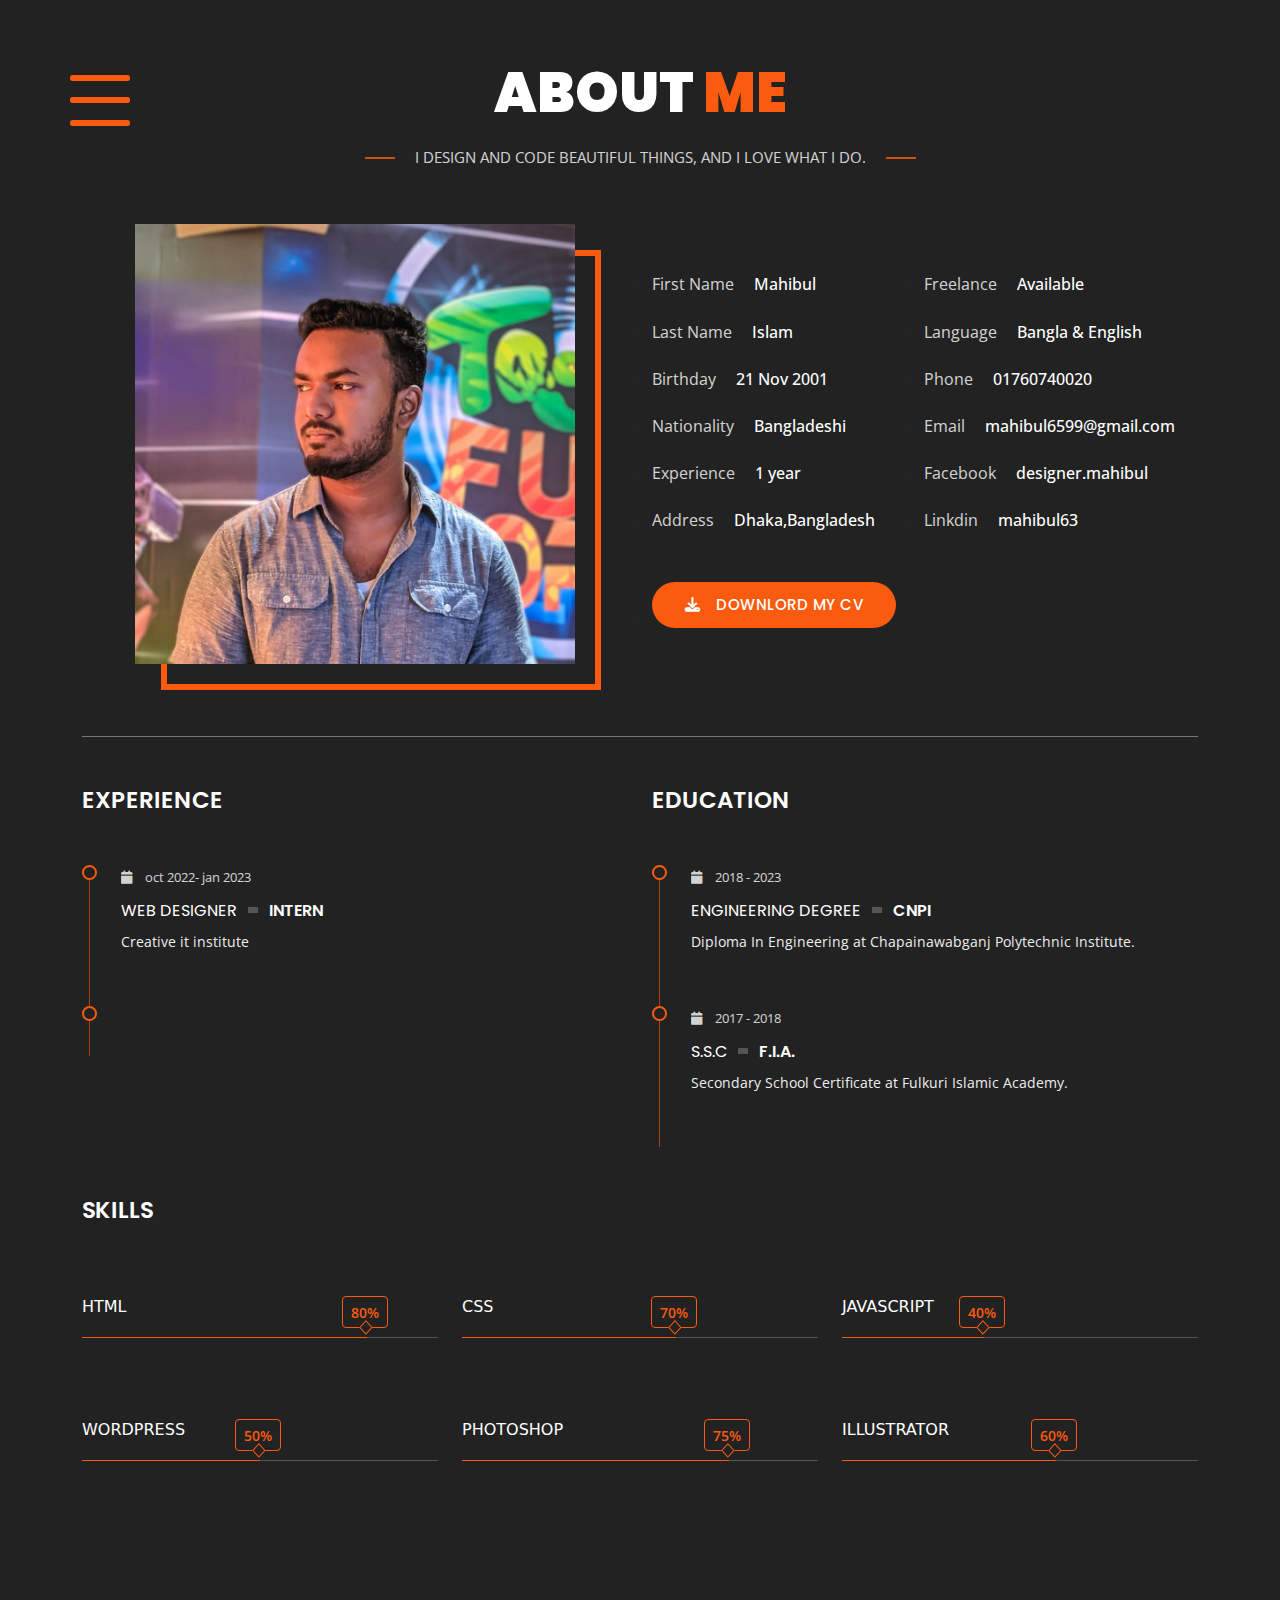
<file: ABOUT/index.html>
<!DOCTYPE html>
<html lang="en">
  <head>
    <meta charset="UTF-8" />
    <meta http-equiv="X-UA-Compatible" content="IE=edge" />
    <meta name="viewport" content="width=device-width, initial-scale=1.0" />
    <title>Mahibul Islam - ABOUT</title>
    <!-- fonts -->
    <link rel="preconnect" href="https://fonts.googleapis.com" />
    <link rel="preconnect" href="https://fonts.gstatic.com" crossorigin />
    <link
      href="https://fonts.googleapis.com/css2?family=Open+Sans:wght@300;400;500;600;700;800&display=swap"
      rel="stylesheet"
    />
    <!-- 2nd fonts -->
    <link rel="preconnect" href="https://fonts.googleapis.com" />
    <link rel="preconnect" href="https://fonts.gstatic.com" crossorigin />
    <link
      href="https://fonts.googleapis.com/css2?family=Poppins:wght@300;400;500;600;700;800&display=swap"
      rel="stylesheet"
    />
    <!-- fonts -->
    <link rel="stylesheet" href="css/all.min.css" />
    <link rel="stylesheet" href="css/style.css" />
    <link rel="stylesheet" href="css/bootstrap.min.css" />
  </head>
  <body>
    <div class="main">
      <!-- navbar -->
      <div class="nav-icon">
        <div class="menu" id="menu">
          <div>
            <span class="line-1"></span>
            <span class="line-2"></span>
            <span class="line-3"></span>
          </div>
        </div>
      </div>
      <!-- nav end -->
      <!--***************     nav bar**************  -->
      <section id="nav-bar">
        <div class="navigation" id="navigation">
          <ul id="menu2" class="menu2">
            <li class="list active">
              <a id="rr" href="../HOME/index.html">
                <span class="icon"><i class="fa-solid fa-house"></i></span>
                <span class="title">Home</span>
              </a>
            </li>
            <li>
              <a id="dd" href="../ABOUT/index.html">
                <span class="icon"><i class="fa-solid fa-user"></i></span>
                <span class="title">About</span>
              </a>
            </li>
            <li>
              <a id="pp" href="../PORTFOLIO/index.html">
                <span class="icon"><i class="fa-solid fa-briefcase"></i></span>
                <span class="title">Portfolio</span>
              </a>
            </li>
            <li>
              <a id="tt" href="../CONTACT/index.html">
                <span class="icon"><i class="fa-solid fa-message"></i></span>
                <span class="title">Contact</span>
              </a>
            </li>
            <li>
              <a id="oo" href="../BLOG/index.html">
                <span class="icon"><i class="fa-solid fa-envelope"></i></span>
                <span class="title">Blog</span>
              </a>
            </li>
          </ul>
        </div>
      </section>

      <!-- navbar -->
      <div class="title">
        <h2>about <span>me</span></h2>
        <p>I design and code beautiful things, and I love what I do.</p>
      </div>

      <div class="container">
        <div class="cv-sec">
          <div class="row">
            <div class="col-lg-6">
              <div class="left">
                <div class="img-container">
                  <img src="img/mahibul.jpeg" alt="mahibul" />
                </div>
              </div>
            </div>
            <div class="col-lg-6">
              <div class="right">
                <div class="row">
                  <div class="col-lg-6">
                    <div class="info">
                      <ul>
                        <li>
                          <h5><span>First Name</span>Mahibul</h5>
                        </li>
                        <li>
                          <h5><span>Last Name</span>Islam</h5>
                        </li>
                        <li>
                          <h5><span>Birthday</span>21 Nov 2001</h5>
                        </li>
                        <li>
                          <h5><span>Nationality</span>Bangladeshi</h5>
                        </li>
                        <li>
                          <h5><span>Experience</span>1 year</h5>
                        </li>
                        <li>
                          <h5><span>Address</span>Dhaka,Bangladesh</h5>
                        </li>
                        <li>
                          <a href="../Mahebull Islam.pdf"
                            ><span>
                              <i class="fa-solid fa-download"></i> DOWNLORD MY
                              CV
                            </span></a
                          >
                        </li>
                      </ul>
                    </div>
                  </div>
                  <div class="col-lg-6">
                    <div class="info">
                      <ul>
                        <li>
                          <h5><span>Freelance</span>Available</h5>
                        </li>
                        <li>
                          <h5><span>language</span>Bangla & English</h5>
                        </li>
                        <li>
                          <h5><span>Phone</span>01760740020</h5>
                        </li>
                        <li>
                          <h5><span>Email</span>mahibul6599@gmail.com</h5>
                        </li>
                        <li>
                          <h5><span>Facebook</span>designer.mahibul</h5>
                        </li>
                        <li>
                          <h5><span>Linkdin</span>mahibul63</h5>
                        </li>
                      </ul>
                    </div>
                  </div>
                </div>
              </div>
            </div>
          </div>
        </div>
        <div class="under-line"></div>
      </div>
      <!--************ exprince & education sec start  -->
      <div class="my-info">
        <div class="container">
          <div class="row">
            <div class="col-lg-6">
              <h2>experience</h2>
              <div class="items">
                <span class="bullet"></span>
                <div class="cards">
                  <div class="c-head">
                    <span class="date"
                      ><i class="fa fa-calendar"></i>
                      oct 2022- jan 2023
                    </span>
                  </div>
                  <h4 class="work">
                    web designer
                    <span class="mark"></span>
                    <span>Intern</span>
                  </h4>

                  <p>Creative it institute</p>
                </div>
              </div>
              <!-- item end  -->
              <div class="items">
                <span class="bullet"></span>
                <div class="cards">
                  <div class="c-head">
                    <!-- <span class="date"
                      ><i class="fa fa-calendar"></i>
                      2017 - 2019
                    </span> -->
                  </div>
                  <!-- <h4 class="work">
                    web designer
                    <span class="mark"></span>
                    <span>Envato</span>
                  </h4> -->

                  <!-- <p>
                    Lorem ipsum dolor sit amet, consectetur adipisicing elit.
                    Repellendus voluptatem odit cum.
                  </p> -->
                </div>
              </div>
              <!-- item end  -->
            </div>
            <div class="col-lg-6">
              <h2>Education</h2>
              <div class="items">
                <span class="bullet"></span>
                <div class="cards">
                  <div class="c-head">
                    <span class="date"
                      ><i class="fa fa-calendar"></i>
                      2018 - 2023
                    </span>
                  </div>
                  <h4 class="work">
                    Engineering Degree
                    <span class="mark"></span>
                    <span>CNPI</span>
                  </h4>

                  <p>
                    Diploma In Engineering at Chapainawabganj Polytechnic
                    Institute.
                  </p>
                </div>
              </div>
              <!-- item end  -->
              <div class="items">
                <span class="bullet"></span>
                <div class="cards">
                  <div class="c-head">
                    <span class="date"
                      ><i class="fa fa-calendar"></i>
                      2017 - 2018
                    </span>
                  </div>
                  <h4 class="work">
                    S.S.C
                    <span class="mark"></span>
                    <span>F.I.A.</span>
                  </h4>

                  <p>
                    Secondary School Certificate at Fulkuri Islamic Academy.
                  </p>
                </div>
              </div>
              <!-- item end  -->
            </div>
          </div>
        </div>
      </div>
      <!--**************    info end  -->
      <!--***************        Skills start  -->
      <div class="container">
        <div class="skill">
          <h2>skills</h2>
        </div>
        <!-- skill test -->
        <div class="skill-test">
          <div class="row space">
            <div class="col-lg-4">
              <span class="s-text">html</span>
              <div class="c-bar">
                <span class="item-progress"></span>
                <span class="percent"
                  >80%
                  <div class="arrow"></div>
                </span>
              </div>
            </div>
            <!-- end  -->
            <div class="col-lg-4">
              <span class="s-text">CSS</span>
              <div class="c-bar">
                <span
                  class="item-progress"
                  data-percent="60"
                  style="width: 60%"
                ></span>
                <span class="percent" style="right: calc(40% - 21px)"
                  >70%
                  <div class="arrow"></div>
                </span>
              </div>
            </div>
            <!-- end  -->
            <div class="col-lg-4">
              <span class="s-text">javascript</span>
              <div class="c-bar">
                <span
                  class="item-progress"
                  data-percent="40"
                  style="width: 40%"
                ></span>
                <span class="percent" style="right: calc(60% - 21px)"
                  >40%
                  <div class="arrow"></div>
                </span>
              </div>
            </div>
            <!-- end  -->
          </div>
          <div class="row">
            <div class="col-lg-4">
              <span class="s-text">wordpress</span>
              <div class="c-bar">
                <span
                  class="item-progress"
                  data-percent="50"
                  style="width: 50%"
                ></span>
                <span class="percent" style="right: calc(50% - 21px)"
                  >50%
                  <div class="arrow"></div>
                </span>
              </div>
            </div>
            <!-- end  -->
            <div class="col-lg-4">
              <span class="s-text">photoshop</span>
              <div class="c-bar">
                <span
                  class="item-progress"
                  data-percent="75"
                  style="width: 75%"
                ></span>
                <span class="percent" style="right: calc(25% - 21px)"
                  >75%
                  <div class="arrow"></div>
                </span>
              </div>
            </div>
            <!-- end  -->
            <div class="col-lg-4">
              <span class="s-text">illustrator</span>
              <div class="c-bar">
                <span
                  class="item-progress"
                  data-percent="60"
                  style="width: 60%"
                ></span>
                <span class="percent" style="right: calc(40% - 21px)"
                  >60%
                  <div class="arrow"></div>
                </span>
              </div>
            </div>
            <!-- end  -->
          </div>
        </div>
      </div>
    </div>
    <!-- js link  -->

    <script src="js/bootstrap.bundle.js"></script>
    <script src="js/scrept.js"></script>
  </body>
</html>
</file>
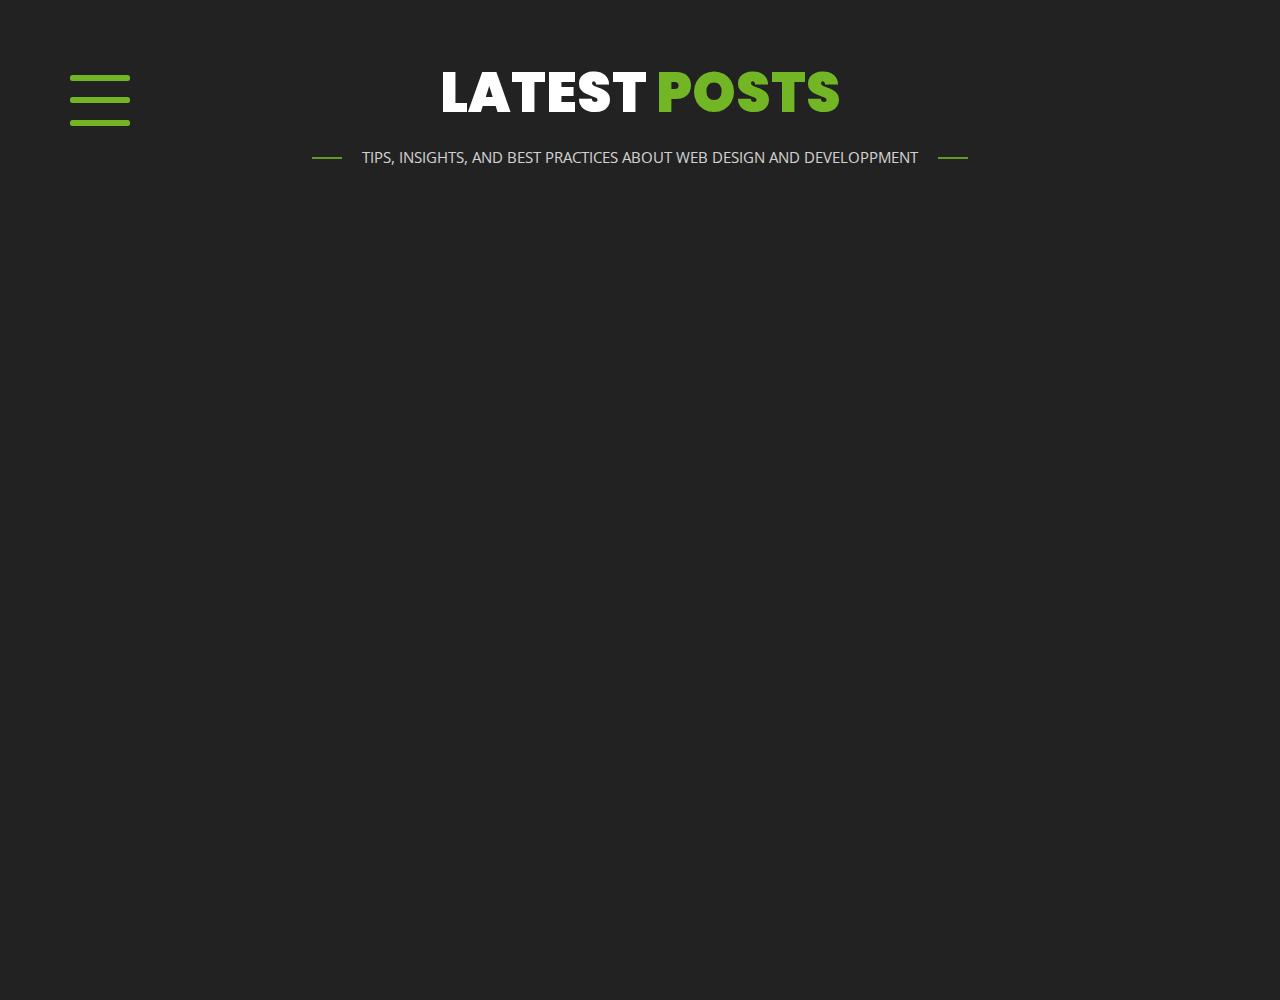
<file: BLOG/index.html>
<!DOCTYPE html>
<html lang="en">
  <head>
    <meta charset="UTF-8" />
    <meta http-equiv="X-UA-Compatible" content="IE=edge" />
    <meta name="viewport" content="width=device-width, initial-scale=1.0" />
    <title>Mahibul Islam - BLOG</title>
    <!-- fonts -->
    <link rel="preconnect" href="https://fonts.googleapis.com" />
    <link rel="preconnect" href="https://fonts.gstatic.com" crossorigin />
    <link
      href="https://fonts.googleapis.com/css2?family=Open+Sans:wght@300;400;500;600;700;800&display=swap"
      rel="stylesheet"
    />
    <!-- 2nd fonts -->
    <link rel="preconnect" href="https://fonts.googleapis.com" />
    <link rel="preconnect" href="https://fonts.gstatic.com" crossorigin />
    <link
      href="https://fonts.googleapis.com/css2?family=Poppins:wght@300;400;500;600;700;800&display=swap"
      rel="stylesheet"
    />
    <!-- fonts -->
    <link rel="stylesheet" href="css/all.min.css" />
    <link rel="stylesheet" href="css/style.css" />
    <link rel="stylesheet" href="css/bootstrap.min.css" />
  </head>
  <body>
    <div class="main">
      <!-- navbar -->
      <div class="nav-icon">
        <div class="menu" id="menu">
          <div>
            <span class="line-1"></span>
            <span class="line-2"></span>
            <span class="line-3"></span>
          </div>
        </div>
      </div>
      <!-- nav end -->
      <!--***************     nav bar**************  -->
      <section id="nav-bar">
        <div class="navigation" id="navigation">
          <ul id="menu2" class="menu2">
            <li class="list active">
              <a id="rr" href="../HOME/index.html">
                <span class="icon"><i class="fa-solid fa-house"></i></span>
                <span class="title">Home</span>
              </a>
            </li>
            <li>
              <a id="dd" href="../ABOUT/index.html">
                <span class="icon"><i class="fa-solid fa-user"></i></span>
                <span class="title">About</span>
              </a>
            </li>
            <li>
              <a id="pp" href="../PORTFOLIO/index.html">
                <span class="icon"><i class="fa-solid fa-briefcase"></i></span>
                <span class="title">Portfolio</span>
              </a>
            </li>
            <li>
              <a id="tt" href="../CONTACT/index.html">
                <span class="icon"><i class="fa-solid fa-message"></i></span>
                <span class="title">Contact</span>
              </a>
            </li>
            <li>
              <a id="oo" href="../BLOG/index.html">
                <span class="icon"><i class="fa-solid fa-envelope"></i></span>
                <span class="title">Blog</span>
              </a>
            </li>
          </ul>
        </div>
      </section>

      <!--------------------    navbar end -->
      <!--******************************   title start  -->
      <div class="title">
        <h2>latest <span>posts</span></h2>
        <p>
          tips, insights, and best practices about web design and developpment
        </p>
      </div>
      <!--***********    title end  -->
    </div>
    <!-- js link  -->

    <script src="js/bootstrap.bundle.js"></script>
    <script src="js/scrept.js"></script>
  </body>
</html>
</file>
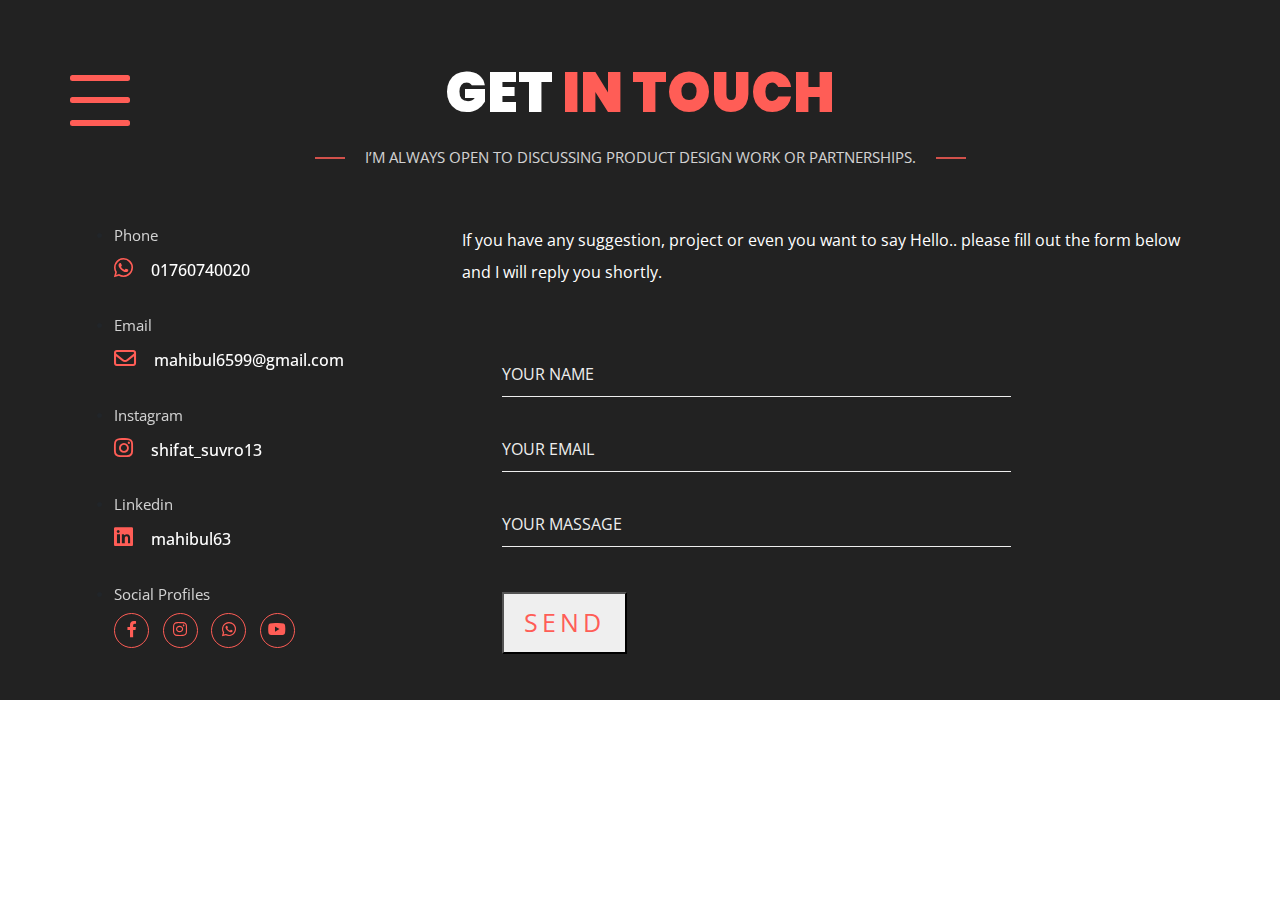
<file: CONTACT/index.html>
<!DOCTYPE html>
<html lang="en">
  <head>
    <meta charset="UTF-8" />
    <meta http-equiv="X-UA-Compatible" content="IE=edge" />
    <meta name="viewport" content="width=device-width, initial-scale=1.0" />
    <title>Mahibul Islam - CONTACT</title>
    <!-- fonts -->
    <link rel="preconnect" href="https://fonts.googleapis.com" />
    <link rel="preconnect" href="https://fonts.gstatic.com" crossorigin />
    <link
      href="https://fonts.googleapis.com/css2?family=Open+Sans:wght@300;400;500;600;700;800&display=swap"
      rel="stylesheet"
    />
    <!-- 2nd fonts -->
    <link rel="preconnect" href="https://fonts.googleapis.com" />
    <link rel="preconnect" href="https://fonts.gstatic.com" crossorigin />
    <link
      href="https://fonts.googleapis.com/css2?family=Poppins:wght@300;400;500;600;700;800&display=swap"
      rel="stylesheet"
    />
    <!-- fonts -->
    <link rel="stylesheet" href="css/all.min.css" />
    <link rel="stylesheet" href="css/style.css" />
    <link rel="stylesheet" href="css/bootstrap.min.css" />
  </head>
  <body>
    <div class="main">
      <!-- navbar -->
      <div class="nav-icon">
        <div class="menu" id="menu">
          <div>
            <span class="line-1"></span>
            <span class="line-2"></span>
            <span class="line-3"></span>
          </div>
        </div>
      </div>
      <!-- nav end -->
      <!--***************     nav bar**************  -->
      <section id="nav-bar">
        <div class="navigation" id="navigation">
          <ul id="menu2" class="menu2">
            <li class="list active">
              <a id="rr" href="../HOME/index.html">
                <span class="icon"><i class="fa-solid fa-house"></i></span>
                <span class="title">Home</span>
              </a>
            </li>
            <li>
              <a id="dd" href="../ABOUT/index.html">
                <span class="icon"><i class="fa-solid fa-user"></i></span>
                <span class="title">About</span>
              </a>
            </li>
            <li>
              <a id="pp" href="../PORTFOLIO/">
                <span class="icon"><i class="fa-solid fa-briefcase"></i></span>
                <span class="title">Portfolio</span>
              </a>
            </li>
            <li>
              <a id="tt" href="../CONTACT/">
                <span class="icon"><i class="fa-solid fa-message"></i></span>
                <span class="title">Contact</span>
              </a>
            </li>
            <li>
              <a id="oo" href="../BLOG/">
                <span class="icon"><i class="fa-solid fa-envelope"></i></span>
                <span class="title">Blog</span>
              </a>
            </li>
          </ul>
        </div>
      </section>

      <!--------------------    navbar end -->
      <!--****************************** title start  -->
      <div class="title">
        <h2>get <span>in touch</span></h2>
        <p>
          I’m always open to discussing product design work or partnerships.
        </p>
      </div>
      <!--***********    title end  -->
      <!-- contact info start  -->
      <div class="container">
        <div class="row">
          <div class="col-lg-4">
            <div class="left">
              <ul>
                <li>
                  <h4>
                    <span class="c-title">Phone</span>
                    <i class="fa-brands fa-whatsapp"></i>
                    <span class="c-contact"><a href="tel:01760740020">01760740020</a></span>
                  </h4>
                </li>
                <li>
                  <h4>
                    <span class="c-title">email</span>
                    <i class="fa-regular fa-envelope"></i>
                    <span class="c-contact"><a href="mailto: mahibul6599@gmail.com">mahibul6599@gmail.com</a> </span>
                  </h4>
                </li>

                <li>
                  <h4>
                    <span class="c-title">instagram</span>
                    <i class="fa-brands fa-instagram"></i>
                    <span class="c-contact"><a href="https://www.instagram.com/shifat_suvro13/?fbclid=IwAR3PAfqisLb0x3mLNVx0yhc5k9j6Nx3BZ0KNLurmvxOptSKLb2ztCfjngRY" target="_blank">shifat_suvro13</a></span>
                  </h4>
                </li>
                <li>
                  <h4>
                    <span class="c-title">Linkedin</span>
                    <i class="fa-brands fa-linkedin"></i>
                    <span class="c-contact"><a href="https://www.linkedin.com/in/mahibul63/?fbclid=IwAR1mzPvWJmV3nHdgqzOiyjBCliiT9t8q72ReD7KNsnrTq-IGrvaHUaqdQeo" target="_blank">mahibul63</a></span>
                  </h4>
                </li>
                <li>
                  <h4>
                    <span class="c-title">Social Profiles</span>
                    <ul class="links">
                      <li>
                        <a href="https://www.facebook.com/designer.mahibul/" target="_blank"><i class="fa-brands fa-facebook-f"></i></a>
                      </li>

                      <li>
                        <a href="https://www.instagram.com/shifat_suvro13/?fbclid=IwAR3PAfqisLb0x3mLNVx0yhc5k9j6Nx3BZ0KNLurmvxOptSKLb2ztCfjngRY" target="_blank"><i class="fa-brands fa-instagram"></i></a>
                      </li>
                      <li>
                        <a href="https://api.whatsapp.com/send?phone=01760740020&amp;text=Hi there!" target="_blank"><i class="fa-brands fa-whatsapp"></i></i></a>
                      </li>
                      <li>
                        <a href="https://www.youtube.com/TheSOCreations" target="_blank"><i class="fa-brands fa-youtube"></i></a>
                      </li>
                    </ul>
                  </h4>
                </li>
              </ul>
            </div>
          </div>
          <div class="col-lg-8">
            <div class="right">
              <p>
                If you have any suggestion, project or even you want to say Hello.. please fill out the form below and I will reply you shortly.
              </p>
            <!--***************************     from sec  -->
 
                <div class="login-box">

                  <form action="https://formspree.io/f/xoqzvygv"
                  method="POST">
                    <div class="user-box">
                      <input type="text" name="name" required="">
                      <label>YOUR NAME</label>
                    </div>
                    <div class="user-box">
                      <input type="email" name="email" required="">
                      <label>YOUR EMAIL</label>
                    </div>
                    <div class="user-box">
                      <input type="text" name="message" required="">
                      <label>YOUR MASSAGE</label>
                    </div>
                    
                   <button type="submit">
                      <span></span>
                      <span></span>
                      <span></span>
                      <span></span>
                      Send
                    </button>
                  </form>
                </div>


<!-- from end  -->
            </div>
          </div>
        </div>
      </div>
    </div>
    <!-- js link  -->

    <script src="js/bootstrap.bundle.js"></script>
    <script src="js/scrept.js"></script>
  </body>
</html>
</file>
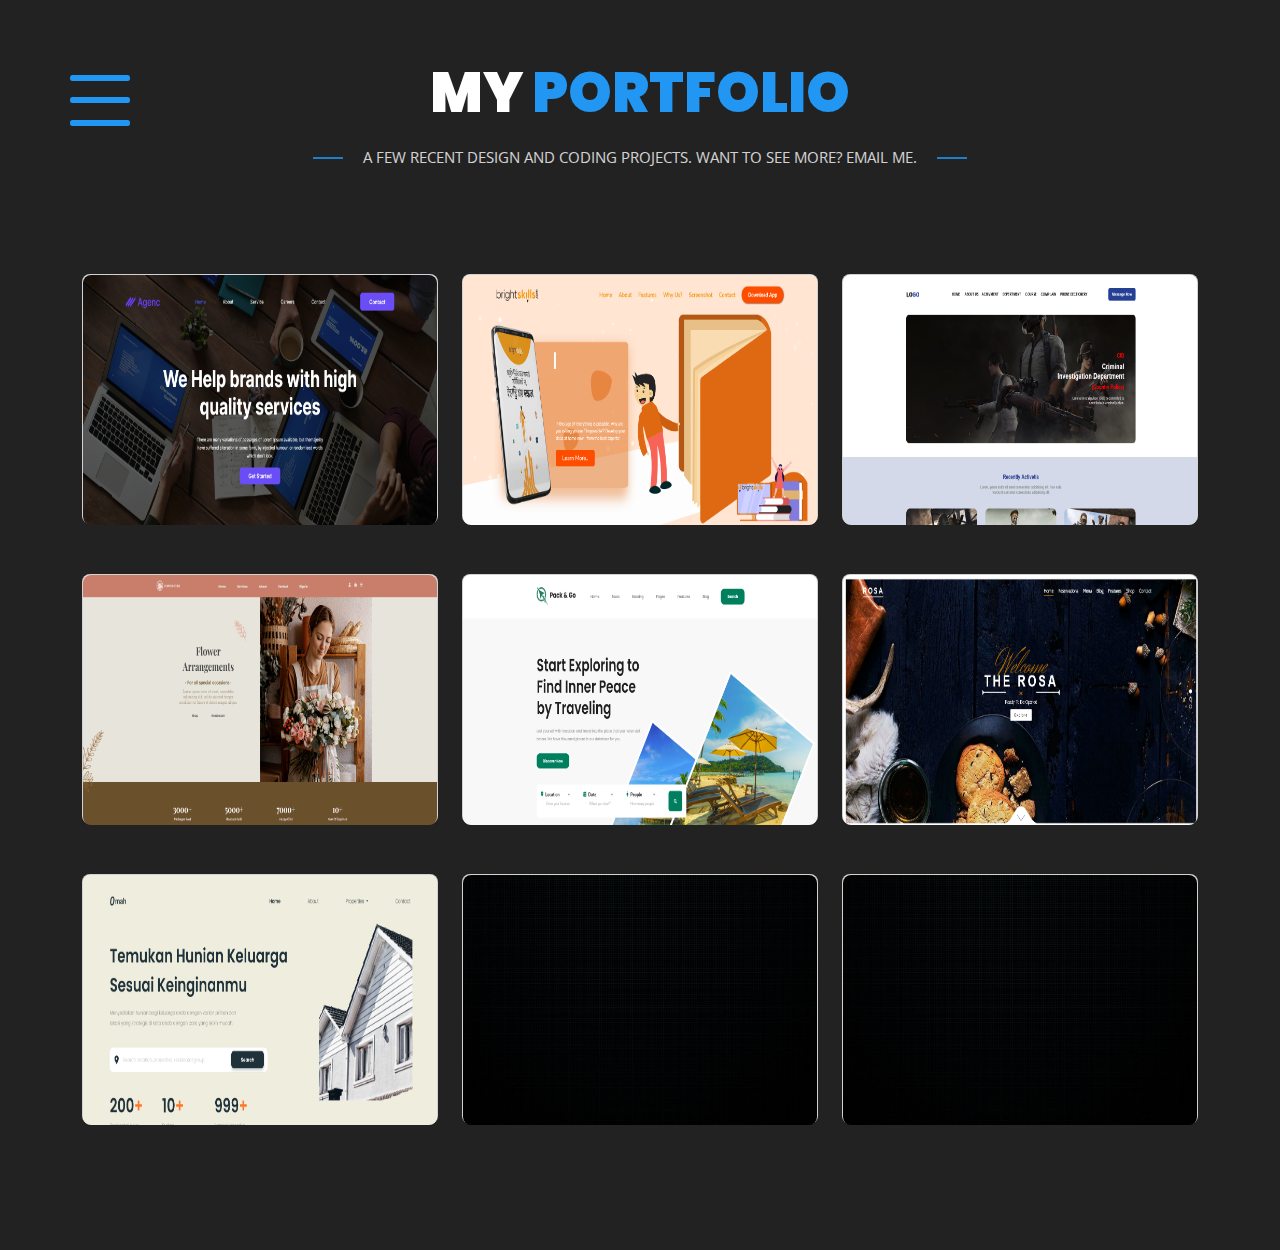
<file: PORTFOLIO/index.html>
<!DOCTYPE html>
<html lang="en">
  <head>
    <meta charset="UTF-8" />
    <meta http-equiv="X-UA-Compatible" content="IE=edge" />
    <meta name="viewport" content="width=device-width, initial-scale=1.0" />
    <title>Mahibul Islam - PORTFOLIO</title>
    <!-- fonts -->
    <link rel="preconnect" href="https://fonts.googleapis.com" />
    <link rel="preconnect" href="https://fonts.gstatic.com" crossorigin />
    <link
      href="https://fonts.googleapis.com/css2?family=Open+Sans:wght@300;400;500;600;700;800&display=swap"
      rel="stylesheet"
    />
    <!-- 2nd fonts -->
    <link rel="preconnect" href="https://fonts.googleapis.com" />
    <link rel="preconnect" href="https://fonts.gstatic.com" crossorigin />
    <link
      href="https://fonts.googleapis.com/css2?family=Poppins:wght@300;400;500;600;700;800&display=swap"
      rel="stylesheet"
    />
    <!-- fonts -->
    <link rel="stylesheet" href="css/all.min.css" />

    <link rel="stylesheet" href="css/bootstrap.min.css" />

    <link rel="stylesheet" href="css/style.css" />
  </head>
  <body>
    <div class="main">
      <!-- navbar -->
      <div class="nav-icon">
        <div class="menu" id="menu">
          <div>
            <span class="line-1"></span>
            <span class="line-2"></span>
            <span class="line-3"></span>
          </div>
        </div>
      </div>
      <!-- nav end -->
      <!--***************     nav bar**************  -->
      <section id="nav-bar">
        <div class="navigation" id="navigation">
          <ul id="menu2" class="menu2">
            <li class="list active">
              <a id="rr" href="../HOME/index.html">
                <span class="icon"><i class="fa-solid fa-house"></i></span>
                <span class="title">Home</span>
              </a>
            </li>
            <li>
              <a id="dd" href="../ABOUT/index.html">
                <span class="icon"><i class="fa-solid fa-user"></i></span>
                <span class="title">About</span>
              </a>
            </li>
            <li>
              <a id="pp" href="../PORTFOLIO/index.html">
                <span class="icon"><i class="fa-solid fa-briefcase"></i></span>
                <span class="title">Portfolio</span>
              </a>
            </li>
            <li>
              <a id="tt" href="../CONTACT/index.html">
                <span class="icon"><i class="fa-solid fa-message"></i></span>
                <span class="title">Contact</span>
              </a>
            </li>
            <li>
              <a id="oo" href="../BLOG/index.html">
                <span class="icon"><i class="fa-solid fa-envelope"></i></span>
                <span class="title">Blog</span>
              </a>
            </li>
          </ul>
        </div>
      </section>

      <!--------------------    navbar end -->
      <!--****************************** title start  -->
      <div class="title">
        <h2>my <span>portfolio</span></h2>
        <p>
          a few recent design and coding projects. Want to see more? Email me.
        </p>
      </div>
      <!--***********    title end  -->
      <!--*******************   portfolio items start  -->
      <div class="p-items">
        <div class="container">
          <div class="row">
            <div class="col-lg-4">
              <div class="card">
                <img src="img/websites/agency.png" alt="" />
                <p class="c-title">AGENC</p>
                <div class="overlay"></div>
                <div class="button">
                  <a href="https://alex6599.github.io/ggggg/" target="_blank">
                    view
                  </a>
                </div>
              </div>
            </div>
            <!-- end  -->
            <div class="col-lg-4">
              <div class="card">
                <img src="img/websites/BrightSkills.png" alt="" />
                <p class="c-title">BRIGHTSKILL</p>
                <div class="overlay"></div>
                <div class="button">
                  <a
                    href="https://alex6599.github.io/brightskill/"
                    target="_blank"
                  >
                    view
                  </a>
                </div>
              </div>
            </div>
            <!-- end  -->
            <div class="col-lg-4">
              <div class="card">
                <img src="img/websites/CID.png" alt="" />
                <p class="c-title">LOGO</p>
                <div class="overlay"></div>
                <div class="button">
                  <a href="https://alex6599.github.io/cops/" target="_blank">
                    view
                  </a>
                </div>
              </div>
            </div>
            <!-- end  -->
            <div class="col-lg-4">
              <div class="card">
                <img src="img/websites/Flower Store.png" alt="" />
                <p class="c-title">FLOWER STORE</p>
                <div class="overlay"></div>
                <div class="button"><a href="#"> view </a></div>
              </div>
            </div>
            <!-- end  -->
            <div class="col-lg-4">
              <div class="card">
                <img src="img/websites/pack and go.png" alt="" />
                <p class="c-title">pack and go</p>
                <div class="overlay"></div>
                <div class="button"><a href="#"> view </a></div>
              </div>
            </div>
            <!-- end  -->
            <div class="col-lg-4">
              <div class="card">
                <img src="img/websites/Restaurant.png" alt="" />
                <p class="c-title">Restaurant</p>
                <div class="overlay"></div>
                <div class="button"><a href="#"> view </a></div>
              </div>
            </div>
            <!-- end  -->
            <div class="col-lg-4">
              <div class="card">
                <img src="img/websites/0mah.png" alt="" />
                <p class="c-title">0mah</p>
                <div class="overlay"></div>
                <div class="button">
                  <a
                    href="https://alex6599.github.io/property-site/"
                    target="_blank"
                  >
                    view
                  </a>
                </div>
              </div>
            </div>
            <!-- end  -->
            <div class="col-lg-4">
              <div class="card">
                <img src="img/websites/1690368.webp" alt="" />
                <p class="c-title">Not Avaliable</p>
                <div class="overlay"></div>
                <div class="button"><a href="#"> view </a></div>
              </div>
            </div>
            <!-- end  -->
            <div class="col-lg-4">
              <div class="card">
                <img src="img/websites/1690368.webp" alt="" />
                <p class="c-title">Not Avaliable</p>
                <div class="overlay"></div>
                <div class="button"><a href="#"> view </a></div>
              </div>
            </div>
            <!-- end  -->
          </div>
        </div>
      </div>
      <!-- ------------------------------------------- -->
    </div>
    <!-- js link  -->

    <script src="js/bootstrap.bundle.js"></script>
    <script src="js/scrept.js"></script>
  </body>
</html>
</file>
<file: ABOUT/css/style.css>
* {
  margin: 0;
  padding: 0;
  box-sizing: border-box;
}
h1,
h2,
h3,
h4,
h5,
h5 {
  margin: 0;
}
:root {
  --white: #ffffff;
  --c-text: #eee;
  --cng: #2196f3;
  --cng: #ff5d56;
  --cng: #ffb400;
  --cng1: #fa5b0f;
  --cng: #72b626;
}
/**********************************    common css  */
.main {
  background: rgb(34, 34, 34);
  height: 1630px;
}
/*----------------    navbar  */

.nav-icon {
  position: absolute;
  z-index: 1;
}
.menu {
  cursor: pointer;
}
.menu div {
  width: 120px;
  height: 120px;
  margin: 40px;
  position: relative;
  transform: scale(0.5);
}
.menu span {
  background: var(--cng1);
  width: 100%;
  height: 10%;
  border-radius: 5px;
  position: absolute;
  top: 50%;
  left: 50%;
  transform: translate(-50%, -50%);
  transition: transform 0.5s, width 0.5s;
}
.menu .line-1 {
  transform: translate(-50%, -50px);
}
.menu .line-3 {
  transform: translate(-50%, 40px);
}
.openmenu .line-1 {
  transform: translate(-50%, -50%) rotate(-45deg);
}
.openmenu .line-3 {
  transform: translate(-50%, -50%) rotate(45deg);
}
.openmenu .line-2 {
  width: 0;
}
/*---------------------- nav icon  */
#nav-bar {
  position: absolute;
  top: 135px;
  left: 64px;
}
#nav-bar .navigation {
  position: relative;
  width: 70px;
  height: 0;
  background: #333;
  border-radius: 35px;
  box-shadow: 0 15px 25px rgba(0, 0, 0, 0.1);

  transition: 0.7s;
}
#nav-bar .navigation ul {
  position: absolute;
  top: 0;
  left: 0;
  width: 100%;
  display: flex;
  flex-direction: column;
  padding: 0;
}
#nav-bar .navigation ul li {
  position: relative;
  list-style: none;
  width: 70px;
  height: 70px;
  z-index: 1;
}
#menu2 {
  transition: 0.4s;
}
.menu2 {
  opacity: 0;
}
.menu3 {
  opacity: 1;
}

#nav-bar .navigationn ul li a {
  position: relative;
  display: flex;
  justify-content: center;
  align-items: center;
  width: 100%;
  text-align: center;
  font-family: "Poppins", sans-serif;
  text-transform: uppercase;
  color: var(--cng1);
  font-weight: 500;
}
#nav-bar .navigation ul li a .icon {
  position: relative;
  display: block;
  line-height: 75px;
  text-align: center;
  transition: 0.5s;
  z-index: 2;
  color: var(--c-text);
}

#nav-bar .navigation ul li a .icon i {
  font-size: 24px;
  transition: 0.4s;
}
#nav-bar .navigation ul li:hover a .icon i {
  color: var(--cng1);
}
#nav-bar .navigation ul li a .title {
  position: absolute;
  top: 50%;
  left: 110%;
  background: rgb(255, 255, 255);
  transform: translateY(-50%);
  padding: 5px 10px;
  border-radius: 6px;
  transition: 0.6s;
  box-shadow: 0 5px 15px var(--cng1);
  opacity: 0;
  margin-left: 8px;
  transition: 0.4s;
}
#nav-bar .navigation ul li:hover a .title {
  opacity: 1;
  transform: translateX(-25psx) translateY(-50%);
  color: #333;
}
#nav-bar .navigation ul li a .title::before {
  content: "";
  position: absolute;
  width: 12px;
  height: 12px;
  background: white;
  left: -8px;
  top: 46%;
  transform: rotate(45deg) translateY(-50%);
}
/*-------------------    navbar end  */

/*-------------------    title start */
.main .title {
  text-align: center;
  text-transform: uppercase;
  padding: 60px 0 54px;
}
.main .title h2 {
  font-size: 55px;
  position: relative;
  z-index: 0;
  font-weight: 900;
  text-transform: uppercase;
  margin-bottom: 0;
  font-family: "Poppins", sans-serif;
  color: white;
}
.main .title h2 span {
  color: var(--cng1);
}
.main .title p {
  color: #fff;
  position: relative;
  display: inline-block;
  text-transform: uppercase;
  font-size: 15px;
  margin: 20px 0 0;
  opacity: 0.8;
  font-family: "Open Sans", sans-serif;
}
.main .title p::before {
  position: absolute;
  content: "";
  height: 2px;
  right: -50px;
  top: 11px;
  width: 30px;
  background-color: var(--cng1);
}
.main .title p::after {
  position: absolute;
  content: "";
  height: 2px;
  left: -50px;
  top: 11px;
  width: 30px;
  background-color: var(--cng1);
}
/*****************************    cv sec  */
/* left  */
.cv-sec .left .img-container img {
  width: 440px;
  height: 440px;
  /* z-index: 11; */
  position: relative;
}
.cv-sec .left .img-container {
  position: relative;
  display: block;
  max-width: 440px;
  margin: 0 auto;
}
.cv-sec .left .img-container::before {
  display: inline-block;
  position: absolute;
  content: "";
  top: 0;
  right: 0;
  bottom: 0;
  left: 0;

  transform: translate3d(26px, 26px, -26px);
  border: 6px solid var(--cng1);
}
/* right  */
.cv-sec .right .name {
  display: flex;
}
.cv-sec .right {
  margin-top: 26px;
  display: flex;
  align-items: center;
  height: 100%;
}
.cv-sec .right ul {
  padding: 0;
}
.cv-sec .right ul li {
  padding-bottom: 21px;
}
.cv-sec .right ul li h5 {
  margin: 5px 0 0;
  font-family: "Open Sans", sans-serif;
  text-transform: inherit;
  color: #fff;
  font-size: 1rem;
}
.cv-sec .right ul li h5 span {
  text-transform: capitalize;
  margin-bottom: 7px;
  font-family: "Open Sans", sans-serif;
  font-weight: 400;
  font-size: 16px;
  opacity: 0.8;
  padding-right: 20px;
}
.cv-sec .right ul li a {
  text-decoration: none;
  box-shadow: none !important;
  border-radius: 26px;
  font-weight: 500;
  height: 46px;
  line-height: 46px;
  font-size: 15px;
  text-transform: uppercase;
  color: #fff;
  padding: 0 33px;
  outline: none !important;
  overflow: hidden;
  display: inline-block;
  position: relative;
  font-family: "Poppins", sans-serif;
  letter-spacing: 0.5px;
  border: 0;
  margin-top: 30px;
  background-color: var(--cng1);
}
.cv-sec .right ul li a::before {
  position: absolute;
  content: "";
  top: 0;
  height: 102%;
  left: -25%;
  width: 0%;
  background-color: #555;
  transform: skew(-22deg);
  transition-duration: 0.6s;
  z-index: 1;
}
.cv-sec .right ul li a:hover::before {
  width: 180%;
}
.cv-sec .right ul li a:hover {
  color: white;
}
.cv-sec .right ul li a span {
  position: relative;
  z-index: 2;
}
.cv-sec .right ul li a span i {
  padding-right: 11px;
}
/**************    under line   */
.under-line {
  margin: 72px auto 50px;
  border-top: 1px solid rgb(123, 117, 117);
}
/*-***---**--**--*** exprince & education sec start */
.my-info h2 {
  margin-bottom: 50px;
  font-size: 23px;
  text-align: left;
  font-family: "Poppins", sans-serif;
  text-transform: uppercase;
  font-weight: 600;
  color: var(--white);
}
.my-info .items {
  padding-bottom: 50px;
  position: relative;
}
.my-info .items .bullet {
  height: 15px;
  left: 0px;
  position: absolute;
  top: 0;
  width: 15px;
  border-radius: 50%;
  border: 2px solid var(--cng1);
  background: #222;
}

.my-info .items::before {
  content: "";
  /* display: none; */
  height: 100%;
  left: 7px;
  opacity: 0.6;
  position: absolute;
  top: 0;
  width: 1px;
  border-left: 1px solid var(--cng1);
  /* display: block; */
}
.my-info .items .cards {
  margin-left: 39px;
  width: calc(100% - 39px);
}
/* .my-info .items .cards .c-head {
  padding: 32px 0 10px;
} */
.my-info .items .cards .date {
  font-family: "Open Sans", sans-serif;
  top: -2px;
  font-size: 13px;
  opacity: 0.8;
  font-weight: 400;
  color: var(--white);
}
.my-info .items .cards .date i {
  padding-right: 10px;
}
.my-info .items .cards .work {
  font-family: "Poppins", sans-serif;
  font-size: 16px;
  font-weight: 400;
  text-transform: uppercase;
  color: var(--white);
  padding-top: 12px;
}
.my-info .items .cards .work span {
  font-weight: 600;
}
.my-info .items .cards .work .mark {
  display: inline-block;
  width: 10px;
  background: #555;
  height: 2px;
  margin: 0 7px 3px 7px;
  vertical-align: middle;
}
.my-info .items .cards p {
  font-family: "Open Sans", sans-serif;
  font-size: 14px;
  margin: 0;
  line-height: 28px;
  color: var(--c-text);
}
/**************        skill sec start  */
.skill h2 {
  margin: 50px 0 50px;
  font-size: 23px;
  text-align: left;
  font-family: "Poppins", sans-serif;
  text-transform: uppercase;
  font-weight: 600;
  color: var(--white);
}
/* skill-test */
.skill-test .space {
  padding: 20px 0 35px;
}
.skill-test .s-text {
  display: block;
  margin-bottom: 18px;
  font-size: 16px;
  color: var(--white);
  font-weight: 300;
  text-transform: uppercase;
}
.skill-test .c-bar {
  border-radius: 2px;
  display: block;
  height: 1px;
  position: relative;
  width: 100%;
  background: #555;
  margin-bottom: 45px;
}
.skill-test .c-bar .item-progress {
  border-radius: 2px;
  height: 100%;
  left: 0;
  position: absolute;
  top: 0;
  background-color: var(--cng1);
  width: 80%;
}
.c-bar > .percent {
  height: 32px;
  margin-top: -41px;
  position: absolute;
  right: calc(20% - 21px);
  width: 46px;
  z-index: 10;
  color: var(--cng1);
  border-radius: 4px;
  font-weight: 600;
  font-size: 14px;
  line-height: 31px;
  top: 50%;
  text-align: center;
  font-family: "Open Sans", sans-serif;
  border: 1px solid var(--cng1);
}

.c-bar > .percent .arrow {
  background: #222;
  display: inline-block;
  padding: 4px;
  transform: translateY(33.5px) rotate(45deg) skew(3deg, 3deg) translateX(-27px);
  bottom: 8px;
  position: absolute;
  border-width: 0 1px 1px 0;
  border: 1px solid var(--cng1);
}
</file>
<file: BLOG/css/style.css>
* {
  margin: 0;
  padding: 0;
  box-sizing: border-box;
}
h1,
h2,
h3,
h4,
h5,
h5 {
  margin: 0;
}
:root {
  --white: #ffffff;
  --c-text: #eee;
  --cng: #2196f3;
  --cng: #ff5d56;
  --cng: #ffb400;
  --cng: #fa5b0f;
  --cng1: #72b626;
}
/**********************************    common css  */
.main {
  background: rgb(34, 34, 34);
  height: 1000px;
}
/******************    navbar start    */

.nav-icon {
  position: absolute;
  z-index: 1;
}
.menu {
  cursor: pointer;
}
.menu div {
  width: 120px;
  height: 120px;
  margin: 40px;
  position: relative;
  transform: scale(0.5);
}
.menu span {
  background: var(--cng1);
  width: 100%;
  height: 10%;
  border-radius: 5px;
  position: absolute;
  top: 50%;
  left: 50%;
  transform: translate(-50%, -50%);
  transition: transform 0.5s, width 0.5s;
}
.menu .line-1 {
  transform: translate(-50%, -50px);
}
.menu .line-3 {
  transform: translate(-50%, 40px);
}
.openmenu .line-1 {
  transform: translate(-50%, -50%) rotate(-45deg);
}
.openmenu .line-3 {
  transform: translate(-50%, -50%) rotate(45deg);
}
.openmenu .line-2 {
  width: 0;
}
/*****------------------ nav icon  */
#nav-bar {
  position: absolute;
  top: 135px;
  left: 64px;
}
#nav-bar .navigation {
  position: relative;
  width: 70px;
  height: 0;
  background: #333;
  border-radius: 35px;
  box-shadow: 0 15px 25px rgba(0, 0, 0, 0.1);

  transition: 0.7s;
}
#nav-bar .navigation ul {
  position: absolute;
  top: 0;
  left: 0;
  width: 100%;
  display: flex;
  flex-direction: column;
  padding: 0;
}
#nav-bar .navigation ul li {
  position: relative;
  list-style: none;
  width: 70px;
  height: 70px;
  z-index: 1;
}
#menu2 {
  transition: 0.4s;
}
.menu2 {
  opacity: 0;
}
.menu3 {
  opacity: 1;
}

#nav-bar .navigationn ul li a {
  position: relative;
  display: flex;
  justify-content: center;
  align-items: center;
  width: 100%;
  text-align: center;
  font-family: "Poppins", sans-serif;
  text-transform: uppercase;
  color: var(--cng1);
  font-weight: 500;
}
#nav-bar .navigation ul li a .icon {
  position: relative;
  display: block;
  line-height: 75px;
  text-align: center;
  transition: 0.5s;
  z-index: 2;
  color: var(--c-text);
}

#nav-bar .navigation ul li a .icon i {
  font-size: 24px;
  transition: 0.4s;
}
#nav-bar .navigation ul li:hover a .icon i {
  color: var(--cng1);
}
#nav-bar .navigation ul li a .title {
  position: absolute;
  top: 50%;
  left: 110%;
  background: rgb(255, 255, 255);
  transform: translateY(-50%);
  padding: 5px 10px;
  border-radius: 6px;
  transition: 0.6s;
  box-shadow: 0 5px 15px var(--cng1);
  opacity: 0;
  margin-left: 8px;
  transition: 0.4s;
}
#nav-bar .navigation ul li:hover a .title {
  opacity: 1;
  transform: translateX(-25psx) translateY(-50%);
  color: #333;
}
#nav-bar .navigation ul li a .title::before {
  content: "";
  position: absolute;
  width: 12px;
  height: 12px;
  background: white;
  left: -8px;
  top: 46%;
  transform: rotate(45deg) translateY(-50%);
}
/*----------------------------    navbar end  */

/*-------------------    title start */
.main .title {
  text-align: center;
  text-transform: uppercase;
  padding: 60px 0 54px;
}
.main .title h2 {
  font-size: 55px;
  position: relative;
  z-index: 0;
  font-weight: 900;
  text-transform: uppercase;
  margin-bottom: 0;
  font-family: "Poppins", sans-serif;
  color: white;
}
.main .title h2 span {
  color: var(--cng1);
}
.main .title p {
  color: #fff;
  position: relative;
  display: inline-block;
  text-transform: uppercase;
  font-size: 15px;
  margin: 20px 0 0;
  opacity: 0.8;
  font-family: "Open Sans", sans-serif;
}
.main .title p::before {
  position: absolute;
  content: "";
  height: 2px;
  right: -50px;
  top: 11px;
  width: 30px;
  background-color: var(--cng1);
}
.main .title p::after {
  position: absolute;
  content: "";
  height: 2px;
  left: -50px;
  top: 11px;
  width: 30px;
  background-color: var(--cng1);
}
/*****************************    title end  */

/************************    under line   */
</file>
<file: CONTACT/css/style.css>
* {
  margin: 0;
  padding: 0;
  box-sizing: border-box;
}
h1,
h2,
h3,
h4,
h5,
h5 {
  margin: 0;
}
:root {
  --white: #ffffff;
  --c-text: #eee;
  --cng: #2196f3;
  --cng1: #ff5d56;
  --cng: #ffb400;
  --cng: #fa5b0f;
  --cng: #72b626;
}
/**********************************    common css  */
.main {
  background: rgb(34, 34, 34);
  height: 700px;
}
/******************    navbar start    */

.nav-icon {
  position: absolute;
  z-index: 1;
}
.menu {
  cursor: pointer;
}
.menu div {
  width: 120px;
  height: 120px;
  margin: 40px;
  position: relative;
  transform: scale(0.5);
}
.menu span {
  background: var(--cng1);
  width: 100%;
  height: 10%;
  border-radius: 5px;
  position: absolute;
  top: 50%;
  left: 50%;
  transform: translate(-50%, -50%);
  transition: transform 0.5s, width 0.5s;
}
.menu .line-1 {
  transform: translate(-50%, -50px);
}
.menu .line-3 {
  transform: translate(-50%, 40px);
}
.openmenu .line-1 {
  transform: translate(-50%, -50%) rotate(-45deg);
}
.openmenu .line-3 {
  transform: translate(-50%, -50%) rotate(45deg);
}
.openmenu .line-2 {
  width: 0;
}
/*****------------------ nav icon  */
#nav-bar {
  position: absolute;
  top: 135px;
  left: 64px;
}
#nav-bar .navigation {
  position: relative;
  width: 70px;
  height: 0;
  background: #333;
  border-radius: 35px;
  box-shadow: 0 15px 25px rgba(0, 0, 0, 0.1);

  transition: 0.7s;
}
#nav-bar .navigation ul {
  position: absolute;
  top: 0;
  left: 0;
  width: 100%;
  display: flex;
  flex-direction: column;
  padding: 0;
}
#nav-bar .navigation ul li {
  position: relative;
  list-style: none;
  width: 70px;
  height: 70px;
  z-index: 1;
}
#menu2 {
  transition: 0.4s;
}
.menu2 {
  opacity: 0;
}
.menu3 {
  opacity: 1;
}

#nav-bar .navigationn ul li a {
  position: relative;
  display: flex;
  justify-content: center;
  align-items: center;
  width: 100%;
  text-align: center;
  font-family: "Poppins", sans-serif;
  text-transform: uppercase;
  color: var(--cng1);
  font-weight: 500;
}
#nav-bar .navigation ul li a .icon {
  position: relative;
  display: block;
  line-height: 75px;
  text-align: center;
  transition: 0.5s;
  z-index: 2;
  color: var(--c-text);
}

#nav-bar .navigation ul li a .icon i {
  font-size: 24px;
  transition: 0.4s;
}
#nav-bar .navigation ul li:hover a .icon i {
  color: var(--cng1);
}
#nav-bar .navigation ul li a .title {
  position: absolute;
  top: 50%;
  left: 110%;
  background: rgb(255, 255, 255);
  transform: translateY(-50%);
  padding: 5px 10px;
  border-radius: 6px;
  transition: 0.6s;
  box-shadow: 0 5px 15px var(--cng1);
  opacity: 0;
  margin-left: 8px;
  transition: 0.4s;
}
#nav-bar .navigation ul li:hover a .title {
  opacity: 1;
  transform: translateX(-25psx) translateY(-50%);
  color: #333;
}
#nav-bar .navigation ul li a .title::before {
  content: "";
  position: absolute;
  width: 12px;
  height: 12px;
  background: var(--white);
  left: -8px;
  top: 46%;
  transform: rotate(45deg) translateY(-50%);
}
/*----------------------------    navbar end  */

/*-------------------    title start */
.main .title {
  text-align: center;
  text-transform: uppercase;
  padding: 60px 0 54px;
}
.main .title h2 {
  font-size: 55px;
  position: relative;
  z-index: 0;
  font-weight: 900;
  text-transform: uppercase;
  margin-bottom: 0;
  font-family: "Poppins", sans-serif;
  color: var(--white);
}
.main .title h2 span {
  color: var(--cng1);
}
.main .title p {
  color: var(--white);
  position: relative;
  display: inline-block;
  text-transform: uppercase;
  font-size: 15px;
  margin: 20px 0 0;
  opacity: 0.8;
  font-family: "Open Sans", sans-serif;
}
.main .title p::before {
  position: absolute;
  content: "";
  height: 2px;
  right: -50px;
  top: 11px;
  width: 30px;
  background-color: var(--cng1);
}
.main .title p::after {
  position: absolute;
  content: "";
  height: 2px;
  left: -50px;
  top: 11px;
  width: 30px;
  background-color: var(--cng1);
}
/*****************************    title end  */

/************************    contact sec*/
.left {
  position: relative;
}
.left ul li {
  padding-bottom: 23px;
}
.left h4 .c-title {
  text-transform: capitalize;
  display: block;
  margin-bottom: 10px;
  font-family: "Open Sans", sans-serif;
  font-weight: 400;
  font-size: 15px;
  opacity: 0.8;
  color: var(--white);
}
.left h4 i {
  padding-right: 10px;
  color: var(--cng1);
  font-size: 22px;
}
.left h4 .c-title i::before {
  content: "\f232";
  color: var(--cng1);
  font-size: inherit;
  text-rendering: auto;
}
.left h4 .c-contact a {
  text-transform: lowercase;
  font-family: "open sans";
  font-weight: 500;
  color: var(--white);
  font-size: 1rem;
  text-decoration: none;
}
.left h4 .links {
  padding: 0;
}
.left h4 .links li {
  margin-right: 6px;
  padding: 0;
  display: inline-block;
}
.left h4 .links li a {
  border: 1px solid var(--cng1);
  width: 35px;
  height: 35px;
  display: block;
  line-height: 26px;
  border-radius: 50%;
  color: var(--white);
  text-align: center;
  background: transparent;
  background-color: transparent;
  transition: 0.6s;
}

.left h4 .links li a i {
  font-size: 16px;
  padding-right: 0;
  transition: 0.6s;
}
.left h4 .links li a:hover {
  background-color: var(--cng1);
}
.left h4 .links li a:hover i {
  color: var(--white);
}
/* rigth  */
.right p {
  margin: 0 0 24px !important;
  font-family: "Open Sans", sans-serif;
  font-size: 16px;
  line-height: 32px;
  color: var(--white);
}

.login-box {
  width: 80%;
  padding: 40px;
}
.login-box .user-box {
  position: relative;
}
.login-box .user-box input {
  width: 100%;
  padding: 10px 0;
  font-size: 16px;
  color: var(--c-text);
  margin-bottom: 30px;
  border: none;
  border-bottom: 1px solid var(--c-text);
  outline: none;
  background: transparent;
  font-family: "Open Sans", sans-serif;
}
.login-box .user-box label {
  position: absolute;
  top: 0;
  left: 0;
  padding: 10px 0;
  font-size: 16px;
  color: var(--c-text);
  pointer-events: none;
  transition: 0.5s;
  font-family: "Open Sans", sans-serif;
}

.login-box .user-box input:focus ~ label,
.login-box .user-box input:valid ~ label {
  top: -20px;
  left: 0;
  color: var(--cng1);
  font-size: 12px;
}

.login-box button {
  position: relative;
  display: inline-block;
  padding: 10px 20px;
  color: var(--cng1);
  font-size: 25px;
  text-decoration: none;
  text-transform: uppercase;
  overflow: hidden;
  transition: 0.5s;
  margin-top: 15px;
  letter-spacing: 4px;
  font-family: "Open Sans", sans-serif;
}

.login-box button:hover {
  background: var(--cng1);
  color: var(--white);
  border-radius: 5px;
  box-shadow: 0 0 5px var(--cng1), 0 0 25px var(--cng1), 0 0 50px var(--cng1),
    0 0 100px var(--cng1);
}
</file>
<file: PORTFOLIO/css/style.css>
* {
  margin: 0;
  padding: 0;
  box-sizing: border-box;
}
h1,
h2,
h3,
h4,
h5,
h5 {
  margin: 0;
}
:root {
  --white: #ffffff;
  --c-text: #eee;
  --cng1: #2196f3;
  --cng: #ff5d56;
  --cng: #ffb400;
  --cng: #fa5b0f;
  --cng: #72b626;
}
/**********************************    common css  */
.main {
  background: rgb(34, 34, 34);
  height: 1250px;
}
/******************    navbar start    */

.nav-icon {
  position: absolute;
  z-index: 1;
}
.menu {
  cursor: pointer;
}
.menu div {
  width: 120px;
  height: 120px;
  margin: 40px;
  position: relative;
  transform: scale(0.5);
}
.menu span {
  background: var(--cng1);
  width: 100%;
  height: 10%;
  border-radius: 5px;
  position: absolute;
  top: 50%;
  left: 50%;
  transform: translate(-50%, -50%);
  transition: transform 0.5s, width 0.5s;
}
.menu .line-1 {
  transform: translate(-50%, -50px);
}
.menu .line-3 {
  transform: translate(-50%, 40px);
}
.openmenu .line-1 {
  transform: translate(-50%, -50%) rotate(-45deg);
}
.openmenu .line-3 {
  transform: translate(-50%, -50%) rotate(45deg);
}
.openmenu .line-2 {
  width: 0;
}
/*****------------ nav icon  */
#nav-bar {
  position: absolute;
  top: 135px;
  left: 64px;
}
#nav-bar .navigation {
  position: relative;
  width: 70px;
  height: 0;
  background: #333;
  border-radius: 35px;
  box-shadow: 0 15px 25px rgba(0, 0, 0, 0.1);

  transition: 0.7s;
}
#nav-bar .navigation ul {
  position: absolute;
  top: 0;
  left: 0;
  width: 100%;
  display: flex;
  flex-direction: column;
  padding: 0;
}
#nav-bar .navigation ul li {
  position: relative;
  list-style: none;
  width: 70px;
  height: 70px;
  z-index: 1;
}
#menu2 {
  transition: 0.4s;
}
.menu2 {
  opacity: 0;
}
.menu3 {
  opacity: 1;
}

#nav-bar .navigationn ul li a {
  position: relative;
  display: flex;
  justify-content: center;
  align-items: center;
  width: 100%;
  text-align: center;
  font-family: "Poppins", sans-serif;
  text-transform: uppercase;
  color: var(--cng1);
  font-weight: 500;
}
#nav-bar .navigation ul li a .icon {
  position: relative;
  display: block;
  line-height: 75px;
  text-align: center;
  transition: 0.5s;
  z-index: 2;
  color: var(--c-text);
}

#nav-bar .navigation ul li a .icon i {
  font-size: 24px;
  transition: 0.4s;
}
#nav-bar .navigation ul li:hover a .icon i {
  color: var(--cng1);
}
#nav-bar .navigation ul li a .title {
  position: absolute;
  top: 50%;
  left: 110%;
  background: rgb(255, 255, 255);
  transform: translateY(-50%);
  padding: 5px 10px;
  border-radius: 6px;
  transition: 0.6s;
  box-shadow: 0 5px 15px var(--cng1);
  opacity: 0;
  margin-left: 8px;
  transition: 0.4s;
}
#nav-bar .navigation ul li:hover a .title {
  opacity: 1;
  transform: translateX(-25psx) translateY(-50%);
  color: #333;
}
#nav-bar .navigation ul li a .title::before {
  content: "";
  position: absolute;
  width: 12px;
  height: 12px;
  background: white;
  left: -8px;
  top: 46%;
  transform: rotate(45deg) translateY(-50%);
}
/*----------------------------    navbar end  */

/*-------------------    title start */
.main .title {
  text-align: center;
  text-transform: uppercase;
  padding: 60px 0 54px;
}
.main .title h2 {
  font-size: 55px;
  position: relative;
  z-index: 0;
  font-weight: 900;
  text-transform: uppercase;
  margin-bottom: 0;
  font-family: "Poppins", sans-serif;
  color: white;
}
.main .title h2 span {
  color: var(--cng1);
}
.main .title p {
  color: #fff;
  position: relative;
  display: inline-block;
  text-transform: uppercase;
  font-size: 15px;
  margin: 20px 0 0;
  opacity: 0.8;
  font-family: "Open Sans", sans-serif;
}
.main .title p::before {
  position: absolute;
  content: "";
  height: 2px;
  right: -50px;
  top: 11px;
  width: 30px;
  background-color: var(--cng1);
}
.main .title p::after {
  position: absolute;
  content: "";
  height: 2px;
  left: -50px;
  top: 11px;
  width: 30px;
  background-color: var(--cng1);
}
/*****************************    title end  */

/************************    portfolio items   */

.card {
  position: relative;
  margin-top: 50px;
  width: 100%;
  height: 250px;
  border-radius: 8px;
}

.overlay {
  position: absolute;
  top: 0;
  left: 0;
  width: 100%;
  height: 100%;
  background: rgba(0, 0, 0, 0);
  transition: 0.6s ease;
  border-radius: 8px;
}

.card:hover .overlay {
  display: block;
  background: rgba(0, 0, 0, 0.7);
}

img {
  position: absolute;
  width: 100%;
  height: 250px;
  left: 0;
  border-radius: 8px;
}

.c-title {
  position: absolute;
  width: 100%;
  left: 0;
  top: 120px;
  font-weight: 700;
  font-size: 30px;
  text-align: center;
  text-transform: uppercase;
  color: var(--cng1);
  z-index: 11;
  transition: top 0.5s ease;
  opacity: 0;
}

.card:hover .c-title {
  top: 90px;
  opacity: 1;
}

.button {
  position: absolute;
  width: 100%;
  left: 0;
  top: 170px;
  text-align: center;
  opacity: 0;
  transition: opacity 0.35s ease;
}

.button a {
  width: 200px;
  padding: 12px 48px;
  text-align: center;
  color: var(--cng1);
  border: solid 2px var(--cng1);
  text-decoration: none;
  border-radius: 4px;
  text-transform: uppercase;
  font-family: "Open Sans", sans-serif;
  font-weight: 700;
}

.card:hover .button {
  opacity: 1;
}
</file>
